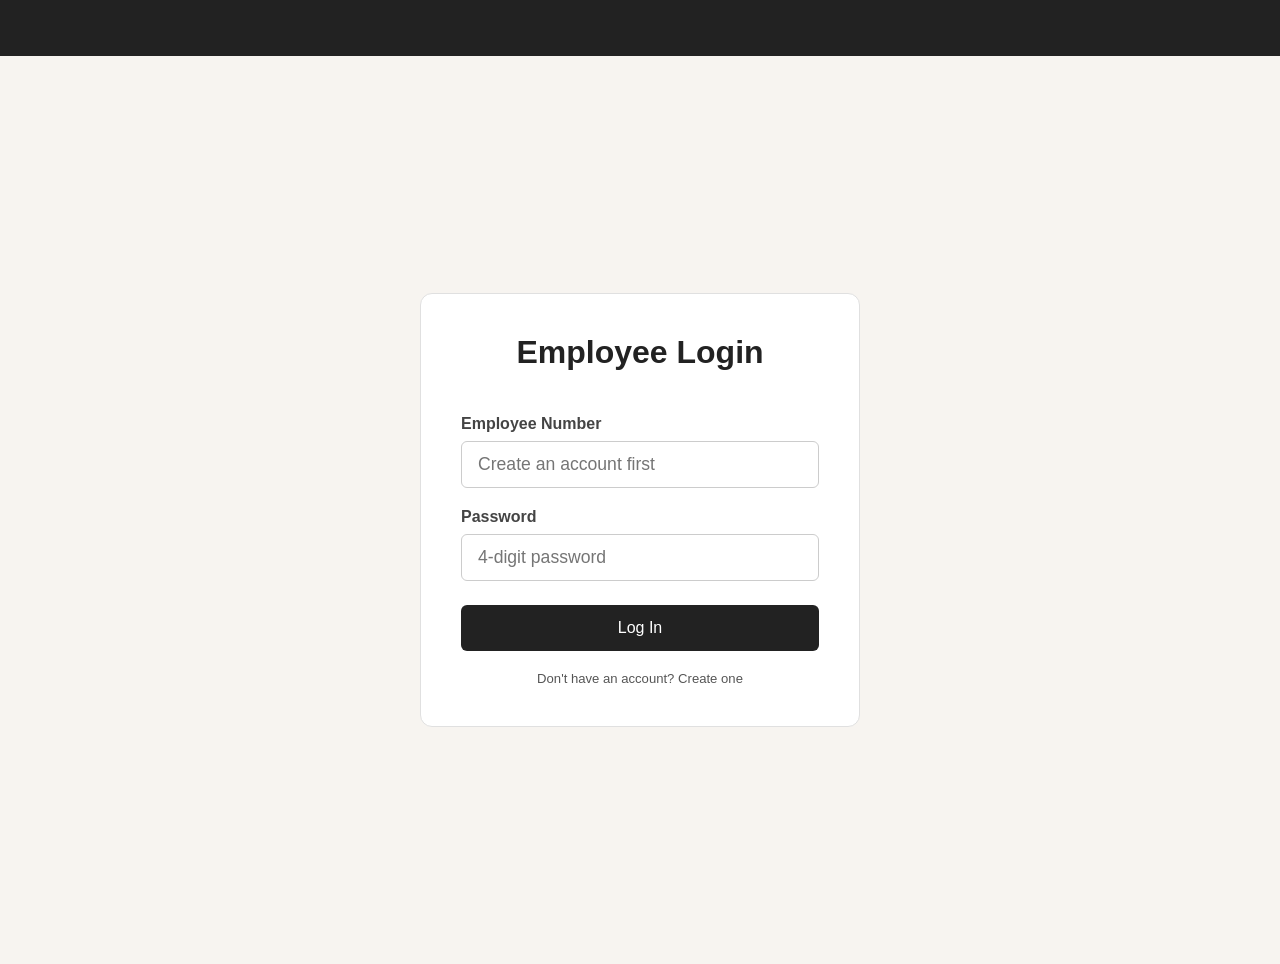
<file: login.html>
<!DOCTYPE html>
<html lang="en">
<head>
  <meta charset="UTF-8" />
  <meta name="viewport" content="width=device-width, initial-scale=1.0" />
  <title>Employee Login</title>
  <link rel="stylesheet" href="style.css" />
</head>
<body class="login-page">

<nav>
  <a class="brand" href="login.html"></a>
</nav>

<main>
  <div class="login-card">
  <h1>Employee Login</h1>
    <div id="loginError" class="login-error" style="display:none;"></div>
    <div class="form-group">
      <label for="empNumber">Employee Number</label>
      <input type="number" id="empNumber" placeholder="Create an account first" maxlength="3" />
    </div>
    <div class="form-group">
      <label for="password">Password</label>
      <input type="password" id="password" placeholder="4-digit password" maxlength="4" />
    </div>
    <button class="btn-login" onclick="handleLogin()">Log In</button>
    <a href="register.html" class="login-link">Don't have an account? Create one</a>
  </div>
</main>

<script src="auth.js"></script>
<script>
  if (getSession()) window.location.href = 'index.html';

  async function handleLogin() {
    const empNumber = document.getElementById('empNumber').value.trim();
    const password  = document.getElementById('password').value.trim();
    const error     = document.getElementById('loginError');

    if (empNumber.length !== 3 || password.length !== 4) {
      error.textContent = 'Use a 3-digit employee number and 4-digit password.';
      error.style.display = 'block';
      return;
    }

    try {
      const result = await apiRequest('/api/login', {
        method: 'POST',
        body: JSON.stringify({ employee_id: empNumber, password }),
      });
      setSession(result.employee);
      window.location.href = 'index.html';
    } catch (err) {
      error.textContent = err.message;
      error.style.display = 'block';
    }
  }

  document.addEventListener('keydown', e => { if (e.key === 'Enter') handleLogin(); });
</script>

</body>
</html>
</file>
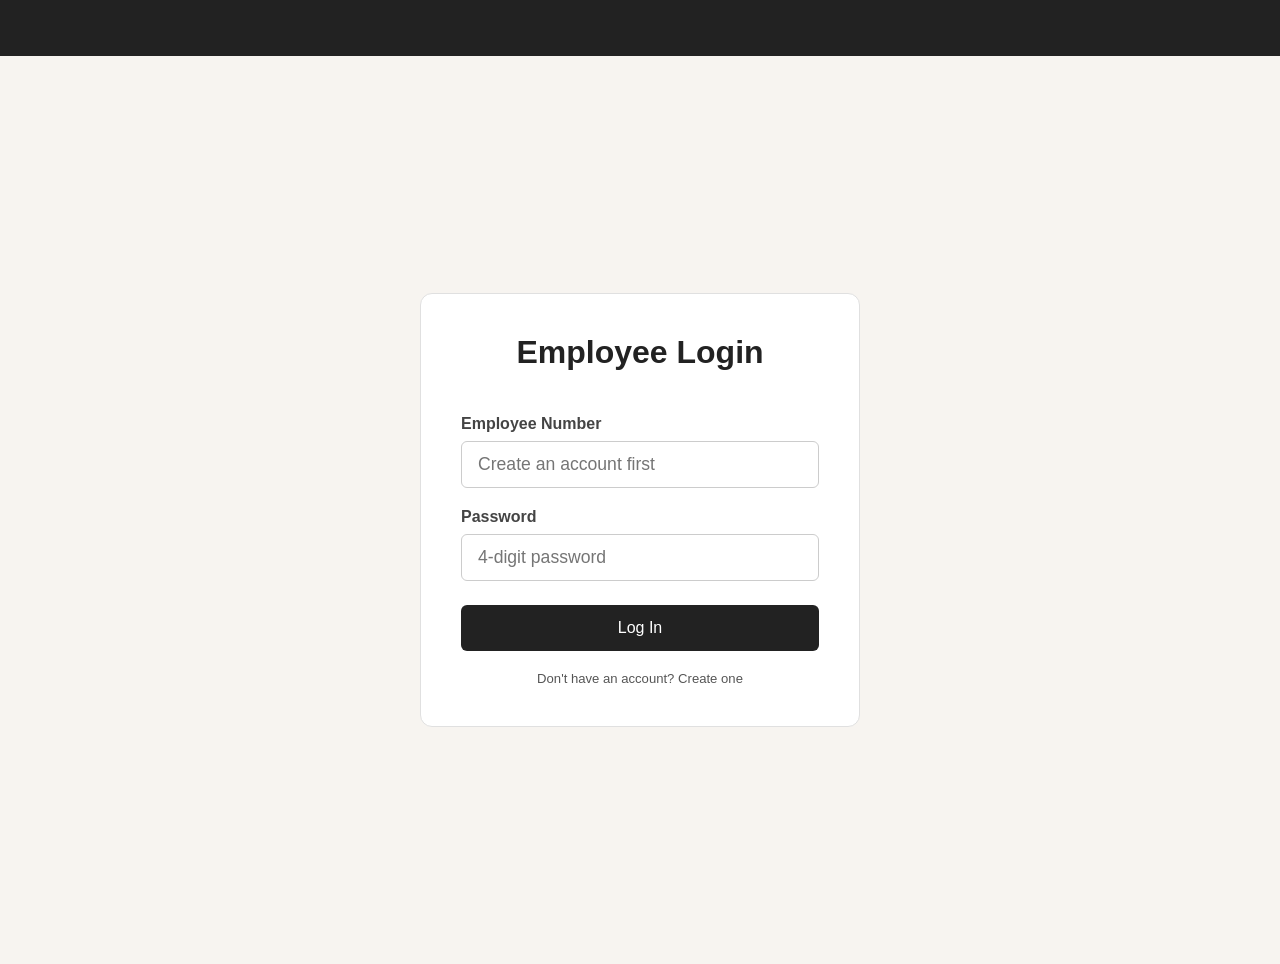
<file: orders.html>
<!DOCTYPE html>
<html lang="en">
<head>
  <meta charset="UTF-8" />
  <meta name="viewport" content="width=device-width, initial-scale=1.0" />
  <title>Orders</title>
  <link rel="stylesheet" href="style.css" />
</head>
<body>

<nav>
  <a class="brand" href="index.html"></a>
  <div class="nav-links">
    <a href="index.html">Menu</a>
    <a href="orders.html" class="active">Orders</a>
    <a href="#" onclick="logout()">Log Out</a>
  </div>
</nav>

<main>
  <h1>Orders</h1>

  <div class="orders-controls filter-tabs" id="filterTabs">
    <button class="active" data-status="all">All</button>
    <button data-status="ordered">Ordered</button>
    <button data-status="being_prepared">Preparing</button>
    <button data-status="ready">Ready</button>
    <button data-status="completed">Completed</button>
  </div>

  <table class="orders-table" id="ordersTable">
    <thead>
      <tr>
        <th>Order ID</th>
        <th>Customer</th>
        <th>Type</th>
        <th>Time</th>
        <th>Total</th>
        <th>Status</th>
      </tr>
    </thead>
    <tbody id="ordersBody"></tbody>
  </table>

  <div class="order-detail-panel" id="detailPanel">
    <div class="detail-header">
      <h3 id="detailTitle">Order Details</h3>
      <button class="btn-close-detail" onclick="closeDetail()">✕ Close</button>
    </div>
    <div class="meta-grid" id="detailMeta"></div>
    <div class="detail-items" id="detailItems"></div>
    <div class="detail-total" id="detailTotal"></div>
  </div>
</main>

<script src="auth.js"></script>
<script>requireLogin();</script>
<script src="orders.js"></script>
</body>
</html>
</file>
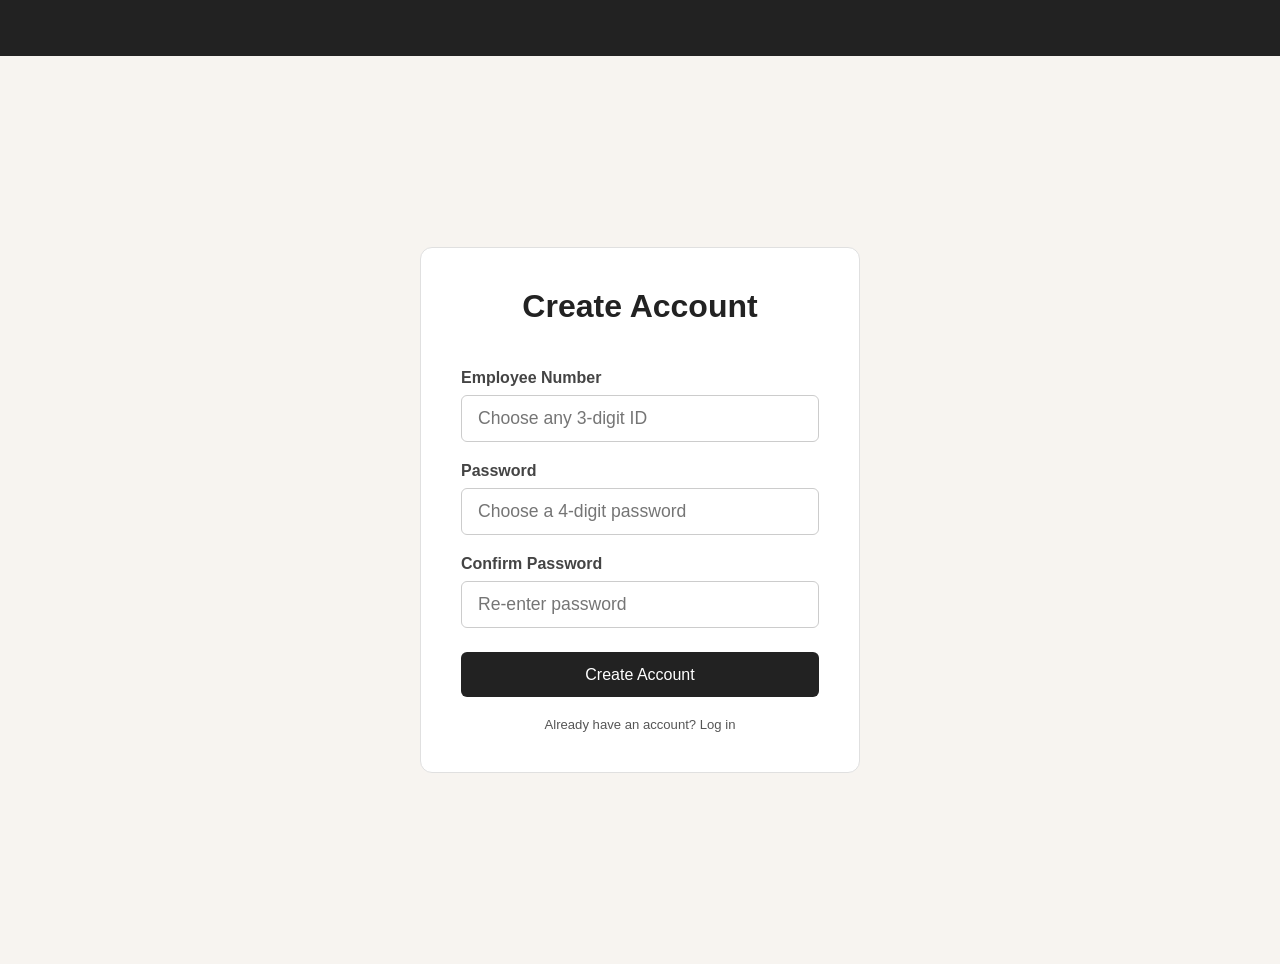
<file: register.html>
<!DOCTYPE html>
<html lang="en">
<head>
  <meta charset="UTF-8" />
  <meta name="viewport" content="width=device-width, initial-scale=1.0" />
  <title>Create Account</title>
  <link rel="stylesheet" href="style.css" />
</head>
<body class="login-page">

<nav>
  <a class="brand" href="login.html"></a>
</nav>

<main>
  <div class="login-card">
  <h1>Create Account</h1>
    <div id="regError" class="login-error" style="display:none;"></div>
    <div id="regSuccess" class="login-success" style="display:none;"></div>
    <div class="form-group">
      <label for="empNumber">Employee Number</label>
      <input type="number" id="empNumber" placeholder="Choose any 3-digit ID" maxlength="3" />
    </div>
    <div class="form-group">
      <label for="password">Password</label>
      <input type="password" id="password" placeholder="Choose a 4-digit password" maxlength="4" />
    </div>
    <div class="form-group">
      <label for="confirmPassword">Confirm Password</label>
      <input type="password" id="confirmPassword" placeholder="Re-enter password" maxlength="4" />
    </div>
    <button class="btn-login" onclick="handleRegister()">Create Account</button>
    <a href="login.html" class="login-link">Already have an account? Log in</a>
  </div>
</main>

<script src="auth.js"></script>
<script>
  async function handleRegister() {
    const empNumber       = document.getElementById('empNumber').value.trim();
    const password        = document.getElementById('password').value.trim();
    const confirmPassword = document.getElementById('confirmPassword').value.trim();
    const error           = document.getElementById('regError');
    const success         = document.getElementById('regSuccess');

    error.style.display   = 'none';
    success.style.display = 'none';

    if (empNumber.length !== 3 || isNaN(empNumber)) {
      error.textContent = 'Employee number must be exactly 3 digits.';
      error.style.display = 'block';
      return;
    }
    if (password.length !== 4 || isNaN(password)) {
      error.textContent = 'Password must be exactly 4 digits.';
      error.style.display = 'block';
      return;
    }
    if (password !== confirmPassword) {
      error.textContent = 'Passwords do not match.';
      error.style.display = 'block';
      return;
    }

    try {
      await apiRequest('/api/register', {
        method: 'POST',
        body: JSON.stringify({ employee_id: empNumber, password }),
      });
    } catch (err) {
      error.textContent = err.message;
      error.style.display = 'block';
      return;
    }

    success.textContent = 'Account created! Redirecting to login...';
    success.style.display = 'block';
    setTimeout(() => window.location.href = 'login.html', 1500);
  }

  document.addEventListener('keydown', e => { if (e.key === 'Enter') handleRegister(); });
</script>

</body>
</html>
</file>
<file: style.css>
* {
  box-sizing: border-box;
  margin: 0;
  padding: 0;
}

body {
  font-family: 'Segoe UI', sans-serif;
  background: #f7f4f0;
  color: #222;
}

/* NAV */
nav {
  background: #222;
  padding: 0 2rem;
  display: flex;
  align-items: center;
  justify-content: space-between;
  height: 56px;
}

nav .brand {
  color: #fff;
  font-size: 1.2rem;
  font-weight: 700;
  text-decoration: none;
}

nav .nav-links a {
  color: #ccc;
  text-decoration: none;
  margin-left: 1.5rem;
  font-size: 0.9rem;
}

nav .nav-links a:hover,
nav .nav-links a.active {
  color: #fff;
}

/* MAIN */
main {
  max-width: 1000px;
  margin: 2rem auto;
  padding: 0 1.5rem;
}

h1 {
  font-size: 1.6rem;
  margin-bottom: 1.5rem;
}

/* FILTER TABS */
.filter-tabs {
  display: flex;
  gap: 0.5rem;
  margin-bottom: 1.5rem;
  flex-wrap: wrap;
}

.filter-tabs button {
  padding: 0.35rem 1rem;
  border: 1px solid #bbb;
  border-radius: 4px;
  background: #fff;
  color: #444;
  cursor: pointer;
  font-size: 0.85rem;
}

.filter-tabs button.active,
.filter-tabs button:hover {
  background: #222;
  border-color: #222;
  color: #fff;
}

/* MENU GRID */
.menu-grid {
  display: grid;
  grid-template-columns: repeat(auto-fill, minmax(180px, 1fr));
  gap: 1rem;
}

.menu-card {
  background: #fff;
  border: 1px solid #e0e0e0;
  border-radius: 8px;
  padding: 1rem;
  display: flex;
  flex-direction: column;
  gap: 0.4rem;
}

.menu-card .item-name {
  font-size: 0.95rem;
  font-weight: 600;
}

.menu-card .item-price {
  font-size: 0.9rem;
  color: #555;
}

/* ORDERS TABLE */
.orders-table {
  width: 100%;
  border-collapse: collapse;
  background: #fff;
  border: 1px solid #e0e0e0;
  border-radius: 8px;
  overflow: hidden;
}

.orders-table th {
  background: #222;
  color: #fff;
  padding: 0.75rem 1rem;
  text-align: left;
  font-size: 0.85rem;
}

.orders-table td {
  padding: 0.75rem 1rem;
  font-size: 0.88rem;
  border-bottom: 1px solid #eee;
}

.orders-table tr:last-child td {
  border-bottom: none;
}

.orders-table tr:hover td {
  background: #fafafa;
  cursor: pointer;
}

/* STATUS BADGES */
.status-badge {
  display: inline-block;
  padding: 0.2rem 0.6rem;
  border-radius: 4px;
  font-size: 0.75rem;
  font-weight: 600;
}

.status-ordered        { background: #ddeeff; color: #1a5aaa; }
.status-being_prepared { background: #fff3cc; color: #996600; }
.status-ready          { background: #ddffee; color: #1a7a40; }
.status-completed      { background: #eee;    color: #555; }

/* ORDER DETAIL */
.order-detail-panel {
  display: none;
  margin-top: 1.5rem;
  background: #fff;
  border: 1px solid #e0e0e0;
  border-radius: 8px;
  padding: 1.25rem;
}

.order-detail-panel.open {
  display: block;
}

.detail-header {
  display: flex;
  justify-content: space-between;
  align-items: center;
  margin-bottom: 1rem;
}

.detail-header h3 {
  font-size: 1rem;
  font-weight: 600;
}

.detail-header .btn-close-detail {
  background: transparent;
  border: 1px solid #bbb;
  padding: 0.25rem 0.6rem;
  border-radius: 4px;
  cursor: pointer;
  font-size: 0.8rem;
  color: #444;
}

.meta-grid {
  display: flex;
  gap: 2rem;
  flex-wrap: wrap;
  margin-bottom: 1rem;
}

.meta-grid .meta-item {
  font-size: 0.82rem;
  color: #666;
}

.meta-grid .meta-item strong {
  display: block;
  color: #222;
  font-size: 0.88rem;
}

.detail-items {
  border-top: 1px solid #eee;
}

.detail-item-row {
  display: flex;
  justify-content: space-between;
  padding: 0.5rem 0;
  border-bottom: 1px solid #eee;
  font-size: 0.88rem;
}

.detail-item-row .di-info {
  font-size: 0.78rem;
  color: #888;
  margin-top: 0.1rem;
}

.detail-total {
  font-weight: 700;
  text-align: right;
  margin-top: 0.75rem;
  font-size: 0.9rem;
}

.status-actions {
  display: flex;
  justify-content: flex-end;
  gap: 0.5rem;
  flex-wrap: wrap;
  margin-top: 0.75rem;
}

.status-actions button {
  border: 1px solid #bbb;
  border-radius: 4px;
  background: #fff;
  color: #333;
  cursor: pointer;
  padding: 0.35rem 0.7rem;
  font-size: 0.8rem;
}

.status-actions button:hover {
  background: #222;
  border-color: #222;
  color: #fff;
}

.empty-state {
  color: #7a5c3e;
  padding: 1rem;
  text-align: center;
}

/* LOGIN */
.login-page main {
  display: flex;
  flex-direction: column;
  align-items: center;
  justify-content: center;
  min-height: calc(100vh - 56px);
  padding: 2rem;
}

.login-page h1 {
  font-size: 2rem;
  text-align: center;
}

.login-card {
  background: #fff;
  border: 1px solid #e0e0e0;
  border-radius: 12px;
  padding: 2.5rem;
  width: 100%;
  max-width: 440px;
  display: flex;
  flex-direction: column;
  gap: 1.25rem;
}

.form-group {
  display: flex;
  flex-direction: column;
  gap: 0.5rem;
}

.form-group label {
  font-size: 1rem;
  font-weight: 600;
  color: #444;
}

.form-group input {
  padding: 0.75rem 1rem;
  border: 1px solid #ccc;
  border-radius: 6px;
  font-size: 1.1rem;
}

.form-group input:focus {
  outline: none;
  border-color: #222;
}

.btn-login {
  padding: 0.85rem;
  background: #222;
  color: #fff;
  border: none;
  border-radius: 6px;
  font-size: 1rem;
  cursor: pointer;
  margin-top: 0.25rem;
}

.btn-login:hover {
  background: #444;
}

.login-error {
  background: #ffe0e0;
  color: #a00;
  padding: 0.5rem 0.75rem;
  border-radius: 4px;
  font-size: 0.85rem;
}

.login-success {
  background: #ddffee;
  color: #1a7a40;
  padding: 0.5rem 0.75rem;
  border-radius: 4px;
  font-size: 0.85rem;
}

.login-link {
  text-align: center;
  font-size: 0.82rem;
  color: #555;
  text-decoration: none;
}

.login-link:hover {
  color: #222;
  text-decoration: underline;
}
</file>
